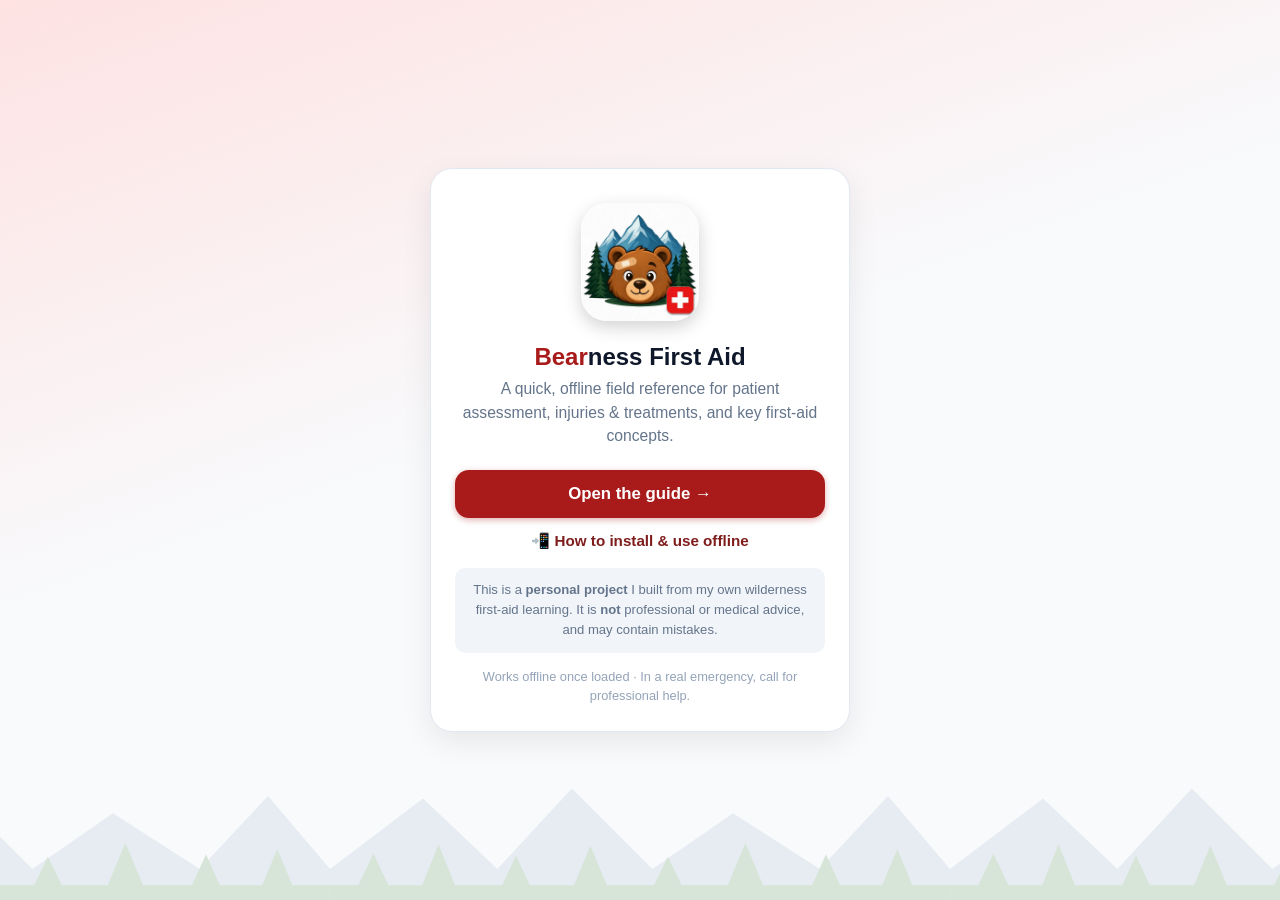
<file: index.html>
<!DOCTYPE html>
<html lang="en">

<head>
    <meta charset="UTF-8" />
    <meta name="viewport" content="width=device-width, initial-scale=1.0, viewport-fit=cover" />
    <meta name="theme-color" content="#a91b1b" />
    <meta name="apple-mobile-web-app-capable" content="yes" />
    <meta name="apple-mobile-web-app-status-bar-style" content="black-translucent" />
    <meta name="apple-mobile-web-app-title" content="Bearness" />
    <title>Bearness First Aid</title>
    <link rel="canonical" href="./app/index.html" />
    <link rel="manifest" href="./manifest.webmanifest" />
    <link rel="icon" href="./app/icons/icon-192.png" type="image/png" />
    <link rel="apple-touch-icon" href="./app/icons/apple-touch-icon.png" />
    <style>
        :root {
            --red: #a91b1b;
            --red-dark: #7f1d1d;
        }

        * {
            box-sizing: border-box;
            -webkit-tap-highlight-color: transparent;
        }

        html,
        body {
            margin: 0;
            min-height: 100%;
        }

        body {
            min-height: 100vh;
            display: flex;
            align-items: center;
            justify-content: center;
            padding: 24px;
            font-family: -apple-system, BlinkMacSystemFont, "Segoe UI", Roboto, Helvetica, Arial, sans-serif;
            color: #0f172a;
            background-color: #f8fafc;
            background-image: url("./app/bg-landscape.svg"), linear-gradient(160deg, #fee2e2 0%, #f8fafc 46%);
            background-repeat: repeat-x, no-repeat;
            background-position: center bottom, center;
            background-size: 620px auto, cover;
            background-attachment: fixed, scroll;
        }

        .card {
            width: 100%;
            max-width: 420px;
            text-align: center;
            background: #fff;
            border: 1px solid #e2e8f0;
            border-radius: 22px;
            box-shadow: 0 10px 30px rgba(0, 0, 0, 0.08);
            padding: 34px 24px 26px;
        }

        .logo {
            width: 118px;
            height: 118px;
            border-radius: 26px;
            box-shadow: 0 6px 18px rgba(0, 0, 0, 0.18);
        }

        h1 {
            font-size: 1.5rem;
            margin: 18px 0 6px;
            font-weight: 700;
        }

        .accent {
            color: var(--red);
        }

        .tag {
            color: #64748b;
            font-size: 0.98rem;
            line-height: 1.5;
            margin: 0 0 22px;
        }

        .btn {
            display: block;
            width: 100%;
            background: var(--red);
            color: #fff;
            text-decoration: none;
            font-weight: 700;
            font-size: 1.05rem;
            padding: 14px 20px;
            border-radius: 14px;
            box-shadow: 0 2px 6px rgba(169, 27, 27, 0.35);
        }

        .btn:active {
            background: var(--red-dark);
        }

        .link {
            display: inline-block;
            margin-top: 14px;
            color: var(--red-dark);
            font-weight: 600;
            font-size: 0.95rem;
            text-decoration: none;
        }

        .link:hover {
            text-decoration: underline;
        }

        .note {
            margin: 18px 0 0;
            font-size: 0.82rem;
            color: #64748b;
            line-height: 1.55;
            background: #f1f5f9;
            border-radius: 10px;
            padding: 12px 14px;
        }

        .foot {
            margin: 14px 0 0;
            font-size: 0.8rem;
            color: #94a3b8;
            line-height: 1.5;
        }
    </style>
</head>

<body>
    <main class="card">
        <img class="logo" src="./app/icons/icon-512.png" alt="Bearness First Aid logo" />
        <h1><span class="accent">Bear</span>ness First Aid</h1>
        <p class="tag">A quick, offline field reference for patient assessment, injuries &amp; treatments, and key
            first-aid concepts.</p>
        <a class="btn" href="./app/index.html">Open the guide &rarr;</a>
        <a class="link" href="./install.html">📲 How to install &amp; use offline</a>
        <p class="note">This is a <strong>personal project</strong> I built from my own wilderness first-aid learning.
            It is <strong>not</strong> professional or medical advice, and may contain mistakes.</p>
        <p class="foot">Works offline once loaded &middot; In a real emergency, call for professional help.</p>
    </main>

    <script>
        // Register the site-wide service worker so the landing page and app work offline.
        if ("serviceWorker" in navigator && location.protocol.indexOf("http") === 0) {
            window.addEventListener("load", function () {
                navigator.serviceWorker.register("./sw.js").catch(function () { });
            });
        }
    </script>
</body>

</html>
</file>
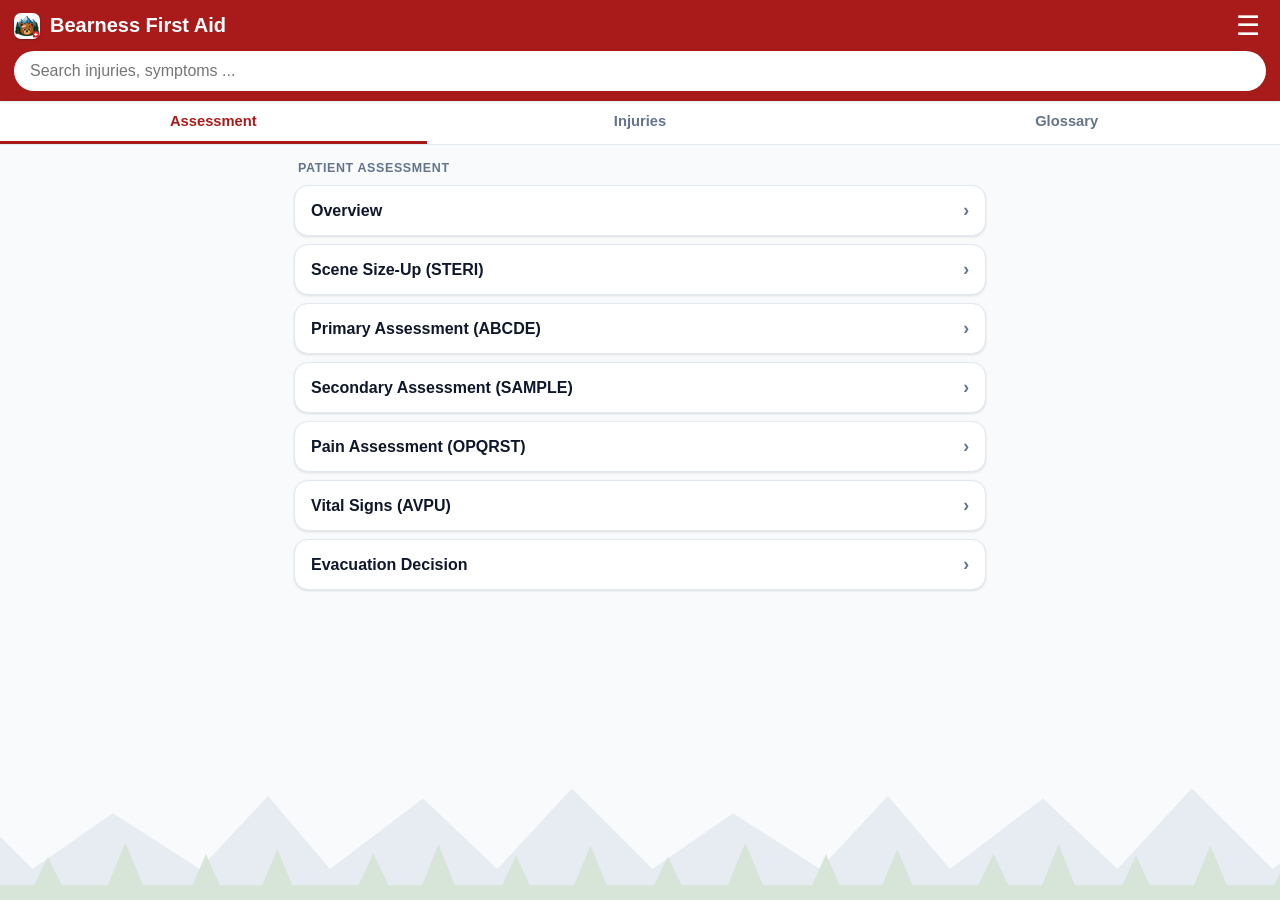
<file: app/index.html>
<!DOCTYPE html>
<html lang="en">

<head>
  <meta charset="UTF-8" />
  <meta name="viewport" content="width=device-width, initial-scale=1.0, viewport-fit=cover" />
  <meta name="theme-color" content="#a91b1b" />
  <meta name="apple-mobile-web-app-capable" content="yes" />
  <meta name="apple-mobile-web-app-status-bar-style" content="black-translucent" />
  <meta name="apple-mobile-web-app-title" content="Bearness" />
  <title>Bearness First Aid</title>
  <link rel="manifest" href="../manifest.webmanifest" />
  <link rel="icon" href="icons/icon-192.png" type="image/png" />
  <link rel="apple-touch-icon" href="icons/apple-touch-icon.png" />
  <link rel="stylesheet" href="styles.css" />
  <script src="../menu.js"></script>
</head>

<body>
  <header class="app-header">
    <div class="header-row">
      <a class="brand" href="../index.html" title="About this app">
        <img class="brand-icon" src="icons/icon-192.png" alt="" />
        <h1 id="app-title">Bearness First Aid</h1>
      </a>
      <div id="menu-mount" class="header-actions"></div>
    </div>
    <div class="search-wrap">
      <input id="search-input" type="search" inputmode="search" placeholder="Search injuries, symptoms ..."
        autocomplete="off" />
      <button id="search-clear" class="clear-btn" aria-label="Clear search" hidden>&times;</button>
      <div id="recent" class="recent" hidden></div>
    </div>
  </header>

  <nav class="tabs" role="tablist">
    <button class="tab active" data-tab="assessment" role="tab">Assessment</button>
    <button class="tab" data-tab="injuries" role="tab">Injuries</button>
    <button class="tab" data-tab="concepts" role="tab">Glossary</button>
  </nav>

  <div id="edit-mode-bar" class="edit-mode-bar" hidden>
    <span class="edit-mode-label">
      <span class="edit-mode-title">✎ Edit mode - tap an item to edit</span>
      <span class="edit-mode-sub">Saved on this device only - cleared if you clear your browser data</span>
    </span>
    <button id="edit-done" class="edit-bar-btn">Done</button>
  </div>

  <main id="view" class="view"></main>

  <div id="toast" class="toast" hidden></div>

  <script src="data.js"></script>
  <script src="app.js"></script>
</body>

</html>
</file>
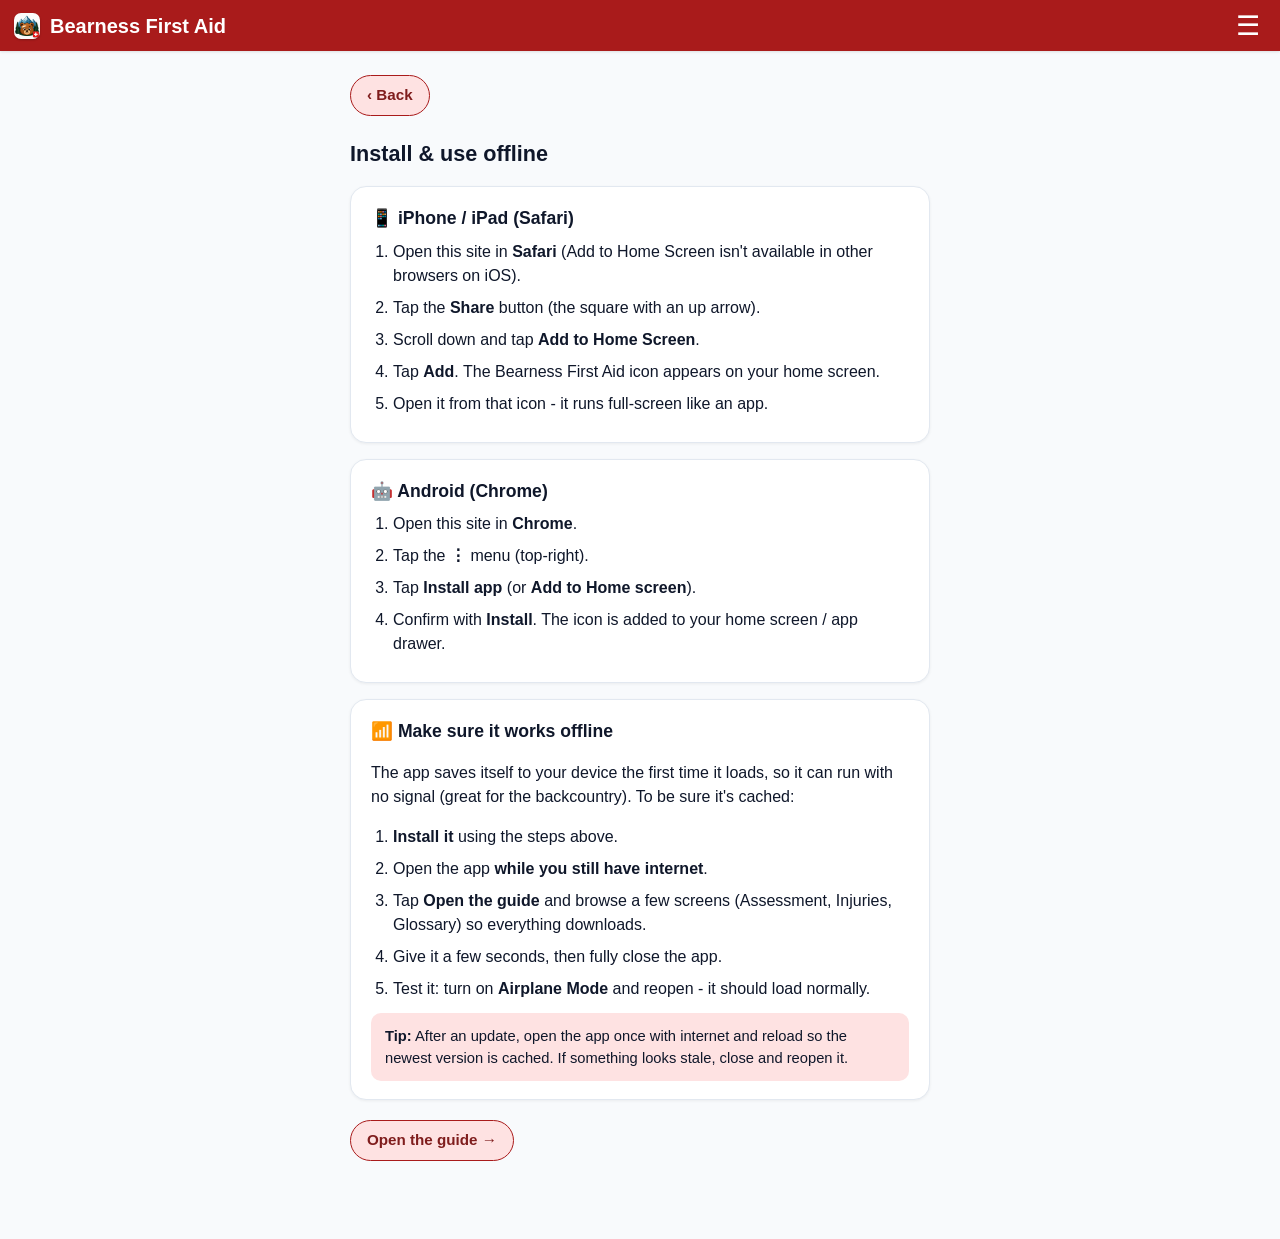
<file: install.html>
<!DOCTYPE html>
<html lang="en">

<head>
    <meta charset="UTF-8" />
    <meta name="viewport" content="width=device-width, initial-scale=1.0, viewport-fit=cover" />
    <meta name="theme-color" content="#a91b1b" />
    <title>Install &amp; Offline · Bearness First Aid</title>
    <link rel="icon" href="./app/icons/icon-192.png" type="image/png" />
    <style>
        :root {
            --red: #a91b1b;
            --red-dark: #7f1d1d;
            --red-tint: #fee2e2;
        }

        * {
            box-sizing: border-box;
            -webkit-tap-highlight-color: transparent;
        }

        html,
        body {
            margin: 0;
        }

        body {
            font-family: -apple-system, BlinkMacSystemFont, "Segoe UI", Roboto, Helvetica, Arial, sans-serif;
            color: #0f172a;
            background: #f8fafc;
            line-height: 1.5;
            padding: 0 0 40px;
        }

        header {
            position: sticky;
            top: 0;
            z-index: 20;
            background: var(--red);
            color: #fff;
            padding: calc(env(safe-area-inset-top) + 10px) 14px 10px;
            box-shadow: 0 1px 3px rgba(0, 0, 0, 0.08), 0 1px 2px rgba(0, 0, 0, 0.04);
        }

        .header-row {
            display: flex;
            align-items: center;
            justify-content: space-between;
            gap: 10px;
        }

        .brand {
            display: flex;
            align-items: center;
            gap: 10px;
            min-width: 0;
            text-decoration: none;
            color: inherit;
        }

        header img {
            width: 26px;
            height: 26px;
            border-radius: 7px;
            flex: none;
            box-shadow: 0 1px 2px rgba(0, 0, 0, 0.25);
        }

        header h1 {
            font-size: 1.25rem;
            margin: 0;
            font-weight: 700;
        }

        .page-title {
            font-size: 1.35rem;
            margin: 4px 0 16px;
        }

        main {
            max-width: 620px;
            margin: 0 auto;
            padding: 20px;
        }

        .back {
            display: inline-block;
            margin: 4px 0 18px;
            color: var(--red-dark);
            background: var(--red-tint);
            border: 1px solid var(--red);
            border-radius: 999px;
            padding: 8px 16px;
            font-weight: 700;
            font-size: 0.95rem;
            text-decoration: none;
        }

        section {
            background: #fff;
            border: 1px solid #e2e8f0;
            border-radius: 16px;
            box-shadow: 0 1px 3px rgba(0, 0, 0, 0.06);
            padding: 18px 20px;
            margin-bottom: 16px;
        }

        h2 {
            font-size: 1.1rem;
            margin: 0 0 6px;
            display: flex;
            align-items: center;
            gap: 8px;
        }

        ol,
        ul {
            margin: 8px 0 0;
            padding-left: 22px;
        }

        li {
            margin: 0 0 8px;
        }

        .tip {
            background: var(--red-tint);
            border-radius: 10px;
            padding: 12px 14px;
            font-size: 0.92rem;
            margin-top: 12px;
        }

        code {
            background: #f1f5f9;
            border-radius: 5px;
            padding: 1px 6px;
            font-size: 0.9em;
        }
    </style>
</head>

<body>
    <header>
        <div class="header-row">
            <a class="brand" href="./index.html" title="About this app">
                <img src="./app/icons/icon-192.png" alt="" />
                <h1>Bearness First Aid</h1>
            </a>
            <div id="menu-mount" class="header-actions"></div>
        </div>
    </header>

    <main>
        <a class="back" href="./index.html" onclick="if(history.length>1){history.back();return false;}">&lsaquo;
            Back</a>
        <h1 class="page-title">Install &amp; use offline</h1>

        <section>
            <h2>📱 iPhone / iPad (Safari)</h2>
            <ol>
                <li>Open this site in <strong>Safari</strong> (Add to Home Screen isn't available in other browsers on
                    iOS).</li>
                <li>Tap the <strong>Share</strong> button (the square with an up arrow).</li>
                <li>Scroll down and tap <strong>Add to Home Screen</strong>.</li>
                <li>Tap <strong>Add</strong>. The Bearness First Aid icon appears on your home screen.</li>
                <li>Open it from that icon - it runs full-screen like an app.</li>
            </ol>
        </section>

        <section>
            <h2>🤖 Android (Chrome)</h2>
            <ol>
                <li>Open this site in <strong>Chrome</strong>.</li>
                <li>Tap the <strong>⋮</strong> menu (top-right).</li>
                <li>Tap <strong>Install app</strong> (or <strong>Add to Home screen</strong>).</li>
                <li>Confirm with <strong>Install</strong>. The icon is added to your home screen / app drawer.</li>
            </ol>
        </section>

        <section>
            <h2>📶 Make sure it works offline</h2>
            <p>The app saves itself to your device the first time it loads, so it can run with no signal (great for the
                backcountry). To be sure it's cached:</p>
            <ol>
                <li><strong>Install it</strong> using the steps above.</li>
                <li>Open the app <strong>while you still have internet</strong>.</li>
                <li>Tap <strong>Open the guide</strong> and browse a few screens (Assessment, Injuries, Glossary) so
                    everything downloads.</li>
                <li>Give it a few seconds, then fully close the app.</li>
                <li>Test it: turn on <strong>Airplane Mode</strong> and reopen - it should load normally.</li>
            </ol>
            <div class="tip">
                <strong>Tip:</strong> After an update, open the app once with internet and reload so the newest version
                is cached. If something looks stale, close and reopen it.
            </div>
        </section>

        <a class="back" href="./app/index.html">Open the guide &rarr;</a>
    </main>

    <script src="./menu.js"></script>
    <script>
        WFA.mountMenu({ mount: "menu-mount", base: "./", appActions: false });
    </script>
</body>

</html>
</file>
<file: app/styles.css>
:root {
  --teal: #a91b1b;
  --teal-dark: #7f1d1d;
  --teal-light: #fee2e2;
  --bg: #f8fafc;
  --card: #ffffff;
  --text: #0f172a;
  --muted: #64748b;
  --border: #e2e8f0;
  --danger: #b91c1c;
  --danger-bg: #fef2f2;
  --warn: #b45309;
  --shadow: 0 1px 3px rgba(0, 0, 0, 0.08), 0 1px 2px rgba(0, 0, 0, 0.04);
  --radius: 14px;
}

* {
  box-sizing: border-box;
  -webkit-tap-highlight-color: transparent;
}

html,
body {
  margin: 0;
  padding: 0;
  color: var(--text);
  font-family: -apple-system, BlinkMacSystemFont, "Segoe UI", Roboto, Helvetica, Arial, sans-serif;
  font-size: 16px;
  line-height: 1.45;
}

html {
  background-color: var(--bg);
  background-image: url("bg-landscape.svg");
  background-repeat: repeat-x;
  background-position: center bottom;
  background-attachment: fixed;
  background-size: 620px auto;
}

body {
  background: transparent;
  padding-bottom: env(safe-area-inset-bottom);
}

/* Header */
.app-header {
  position: sticky;
  top: 0;
  z-index: 20;
  background: var(--teal);
  color: #fff;
  padding: calc(env(safe-area-inset-top) + 10px) 14px 10px;
  box-shadow: var(--shadow);
}

.header-row {
  display: flex;
  align-items: center;
  justify-content: space-between;
  gap: 10px;
}

.brand {
  display: flex;
  align-items: center;
  gap: 10px;
  min-width: 0;
  text-decoration: none;
  color: inherit;
}

.brand-icon {
  width: 26px;
  height: 26px;
  border-radius: 7px;
  flex: none;
  box-shadow: 0 1px 2px rgba(0, 0, 0, 0.25);
}

.header-actions {
  position: relative;
}

.app-header h1 {
  font-size: 1.25rem;
  margin: 0 0 8px;
  font-weight: 700;
}

.header-row h1 {
  margin-bottom: 0;
}

.icon-btn {
  background: rgba(255, 255, 255, 0.18);
  color: #fff;
  border: 1px solid rgba(255, 255, 255, 0.35);
  border-radius: 999px;
  padding: 6px 14px;
  font-size: 0.85rem;
  font-weight: 600;
  cursor: pointer;
}

.icon-btn[aria-pressed="true"] {
  background: #fff;
  color: var(--teal-dark);
}

.search-wrap {
  position: relative;
  margin-top: 10px;
}

#search-input {
  width: 100%;
  border: none;
  border-radius: 999px;
  padding: 11px 40px 11px 16px;
  font-size: 1rem;
  background: #fff;
  color: var(--text);
}

#search-input:focus {
  outline: 2px solid var(--teal-light);
}

#search-input::-webkit-search-cancel-button,
#search-input::-webkit-search-decoration {
  -webkit-appearance: none;
  appearance: none;
  display: none;
}

.clear-btn {
  position: absolute;
  right: 6px;
  top: 50%;
  transform: translateY(-50%);
  border: none;
  background: #e2e8f0;
  color: #475569;
  width: 26px;
  height: 26px;
  border-radius: 50%;
  font-size: 1.1rem;
  line-height: 1;
  cursor: pointer;
}

.recent {
  position: absolute;
  top: calc(100% + 8px);
  left: 0;
  right: 0;
  background: #fff;
  border: 1px solid var(--border);
  border-radius: 12px;
  box-shadow: 0 10px 28px rgba(0, 0, 0, 0.18);
  padding: 6px;
  z-index: 30;
  max-height: 60vh;
  overflow-y: auto;
}
.recent[hidden] {
  display: none;
}
.recent-head {
  display: flex;
  align-items: center;
  justify-content: space-between;
  padding: 6px 10px 8px;
  font-size: 0.72rem;
  text-transform: uppercase;
  letter-spacing: 0.04em;
  color: var(--muted);
  font-weight: 700;
}
.recent-clear {
  background: none;
  border: none;
  color: var(--teal);
  font-weight: 700;
  font-size: 0.78rem;
  text-transform: none;
  letter-spacing: 0;
  cursor: pointer;
}
.recent-item {
  display: flex;
  align-items: center;
}
.recent-term {
  flex: 1;
  min-width: 0;
  text-align: left;
  background: none;
  border: none;
  padding: 10px;
  font-size: 0.95rem;
  color: var(--text);
  border-radius: 8px;
  cursor: pointer;
  white-space: nowrap;
  overflow: hidden;
  text-overflow: ellipsis;
}
.recent-term:hover {
  background: #f1f5f9;
}
.recent-del {
  flex: none;
  background: none;
  border: none;
  color: var(--muted);
  font-size: 1.15rem;
  line-height: 1;
  padding: 6px 10px;
  border-radius: 8px;
  cursor: pointer;
}
.recent-del:hover {
  color: var(--danger);
}

/* Tabs */
.tabs {
  position: sticky;
  top: 0;
  display: flex;
  background: var(--card);
  border-bottom: 1px solid var(--border);
  z-index: 10;
}

.tab {
  flex: 1;
  border: none;
  background: none;
  padding: 12px 8px;
  font-size: 0.92rem;
  font-weight: 600;
  color: var(--muted);
  cursor: pointer;
  border-bottom: 3px solid transparent;
}

.tab.active {
  color: var(--teal);
  border-bottom-color: var(--teal);
}

/* View */
.view {
  padding: 14px;
  max-width: 720px;
  margin: 0 auto;
}

/* Category groups & list */
.category-group {
  margin-bottom: 18px;
}

.category-title {
  font-size: 0.78rem;
  text-transform: uppercase;
  letter-spacing: 0.05em;
  color: var(--muted);
  font-weight: 700;
  margin: 0 4px 8px;
}

.list {
  display: flex;
  flex-direction: column;
  gap: 8px;
}

.card {
  background: var(--card);
  border: 1px solid var(--border);
  border-radius: var(--radius);
  box-shadow: var(--shadow);
  overflow: hidden;
}

.row-btn {
  width: 100%;
  text-align: left;
  background: none;
  border: none;
  padding: 14px 16px;
  font-size: 1rem;
  font-weight: 600;
  color: var(--text);
  cursor: pointer;
  display: flex;
  justify-content: space-between;
  align-items: center;
  gap: 10px;
}

.row-btn .chev {
  color: var(--muted);
  font-size: 1.1rem;
  flex: none;
}

.row-sub {
  color: var(--muted);
  font-weight: 400;
  font-size: 0.82rem;
}

.row-stack {
  display: flex;
  flex-direction: column;
  min-width: 0;
}

/* Segmented toggle (e.g. injuries: By category / A-Z) */
.seg {
  display: inline-flex;
  background: #eef2f6;
  border: 1px solid var(--border);
  border-radius: 999px;
  padding: 3px;
  margin: 0 0 14px;
}

.seg button {
  border: none;
  background: none;
  padding: 6px 16px;
  font-size: 0.85rem;
  font-weight: 700;
  color: var(--muted);
  border-radius: 999px;
  cursor: pointer;
}

.seg button.active {
  background: var(--teal);
  color: #fff;
}

/* Detail */
.detail-back {
  display: inline-flex;
  align-items: center;
  gap: 8px;
  background: var(--teal-light);
  border: 1px solid var(--teal);
  color: var(--teal-dark);
  font-size: 1.05rem;
  font-weight: 700;
  padding: 10px 18px;
  margin-bottom: 14px;
  min-height: 44px;
  border-radius: 999px;
  cursor: pointer;
}

.detail-back:active {
  background: var(--teal);
  color: #fff;
}

.detail-title {
  font-size: 1.4rem;
  margin: 0 0 4px;
  font-weight: 700;
}

.badge {
  display: inline-block;
  background: var(--teal-light);
  color: var(--teal-dark);
  border-radius: 999px;
  padding: 3px 12px;
  font-size: 0.78rem;
  font-weight: 600;
  margin-bottom: 14px;
}

.injury-description {
  margin: 0 0 16px;
  font-size: 1rem;
  line-height: 1.5;
  color: var(--text);
}

.section {
  background: var(--card);
  border: 1px solid var(--border);
  border-radius: var(--radius);
  box-shadow: var(--shadow);
  margin-bottom: 14px;
  overflow: hidden;
}

.section-head {
  padding: 12px 16px;
  font-size: 0.82rem;
  text-transform: uppercase;
  letter-spacing: 0.04em;
  font-weight: 700;
  color: #fff;
}

.section-head.signs {
  background: #0369a1;
}

.section-head.management {
  background: var(--teal);
}

.section-head.notes {
  background: #7c3aed;
}

.section-head.generic {
  background: #475569;
}

.inferred-badge {
  display: inline-block;
  margin-left: 8px;
  padding: 1px 8px;
  border-radius: 999px;
  background: rgba(255, 255, 255, 0.25);
  border: 1px solid rgba(255, 255, 255, 0.55);
  color: #fff;
  font-size: 0.6rem;
  font-weight: 700;
  letter-spacing: 0.04em;
  text-transform: uppercase;
  vertical-align: middle;
}

.inferred-note {
  background: #fffbeb;
  border: 1px solid #fde68a;
  color: var(--warn);
  border-radius: 12px;
  padding: 10px 14px;
  font-size: 0.82rem;
  line-height: 1.5;
  margin-bottom: 14px;
}

.section ul {
  margin: 0;
  padding: 10px 16px 14px 32px;
}

.section li {
  margin: 0 0 8px;
}

.section li:last-child {
  margin-bottom: 0;
}

.section p {
  margin: 0;
  padding: 12px 16px;
}

/* Diagrams (e.g. patient-assessment pyramid) */
.diagram {
  padding: 16px 12px 6px;
  text-align: center;
  border-bottom: 1px solid var(--border);
}

.diagram svg {
  width: 100%;
  max-width: 440px;
  height: auto;
}

/* Highlight */
mark {
  background: #fde68a;
  color: inherit;
  border-radius: 3px;
  padding: 0 2px;
}

/* Empty state */
.empty {
  text-align: center;
  color: var(--muted);
  padding: 40px 20px;
}

/* Search results */
.result-section-label {
  font-size: 0.78rem;
  text-transform: uppercase;
  letter-spacing: 0.05em;
  color: var(--muted);
  font-weight: 700;
  margin: 18px 4px 8px;
}

.result-section-label:first-child {
  margin-top: 4px;
}

.match-context {
  color: var(--muted);
  font-weight: 400;
  font-size: 0.8rem;
  margin-top: 3px;
}

/* Editing */
.edit-field {
  margin-bottom: 14px;
}

.edit-field label {
  display: block;
  font-size: 0.8rem;
  font-weight: 700;
  color: var(--muted);
  text-transform: uppercase;
  letter-spacing: 0.04em;
  margin-bottom: 6px;
}

.edit-field input,
.edit-field textarea,
.edit-field select {
  width: 100%;
  border: 1px solid var(--border);
  border-radius: 10px;
  padding: 10px 12px;
  font-size: 1rem;
  font-family: inherit;
  background: #fff;
  color: var(--text);
}

.edit-field textarea {
  min-height: 120px;
  resize: vertical;
  line-height: 1.5;
}

.hint {
  font-size: 0.78rem;
  color: var(--muted);
  margin-top: 4px;
}

.btn {
  display: inline-block;
  border: none;
  border-radius: 10px;
  padding: 11px 18px;
  font-size: 0.95rem;
  font-weight: 600;
  cursor: pointer;
}

.btn-primary {
  background: var(--teal);
  color: #fff;
}

.btn-secondary {
  background: #e2e8f0;
  color: var(--text);
}

.btn-danger {
  background: var(--danger-bg);
  color: var(--danger);
  border: 1px solid #fecaca;
}

.btn-row {
  display: flex;
  flex-wrap: wrap;
  gap: 10px;
  margin-top: 8px;
}

.edit-banner {
  background: #fffbeb;
  border: 1px solid #fde68a;
  color: var(--warn);
  border-radius: 10px;
  padding: 8px 12px;
  font-size: 0.85rem;
  margin-bottom: 14px;
}

.edit-mode-bar {
  position: sticky;
  top: 0;
  z-index: 8;
  display: flex;
  align-items: center;
  justify-content: space-between;
  gap: 10px;
  background: #b45309;
  color: #fff;
  padding: 9px 14px;
  font-size: 0.9rem;
  font-weight: 700;
  box-shadow: var(--shadow);
}

.edit-mode-bar[hidden] {
  display: none;
}

.edit-mode-label {
  display: flex;
  flex-direction: column;
  gap: 2px;
  min-width: 0;
}

.edit-mode-sub {
  font-weight: 500;
  font-size: 0.76rem;
  opacity: 0.92;
}

.edit-bar-btn {
  flex: none;
  background: #fff;
  color: #b45309;
  border: none;
  border-radius: 999px;
  padding: 7px 18px;
  font-size: 0.85rem;
  font-weight: 700;
  min-height: 36px;
  cursor: pointer;
}

.edit-bar-btn:active {
  background: #fde68a;
}

.data-block {
  margin-bottom: 22px;
}

.data-block h2 {
  font-size: 1.05rem;
  margin: 0 0 6px;
}

.data-block p {
  color: var(--muted);
  font-size: 0.9rem;
  margin: 0 0 10px;
}

/* Toast */
.toast {
  position: fixed;
  left: 50%;
  bottom: calc(20px + env(safe-area-inset-bottom));
  transform: translateX(-50%);
  background: #0f172a;
  color: #fff;
  padding: 10px 18px;
  border-radius: 999px;
  font-size: 0.9rem;
  z-index: 50;
  box-shadow: var(--shadow);
  max-width: 90%;
  text-align: center;
}

.add-fab {
  display: block;
  width: 100%;
  margin-top: 6px;
}
</file>
